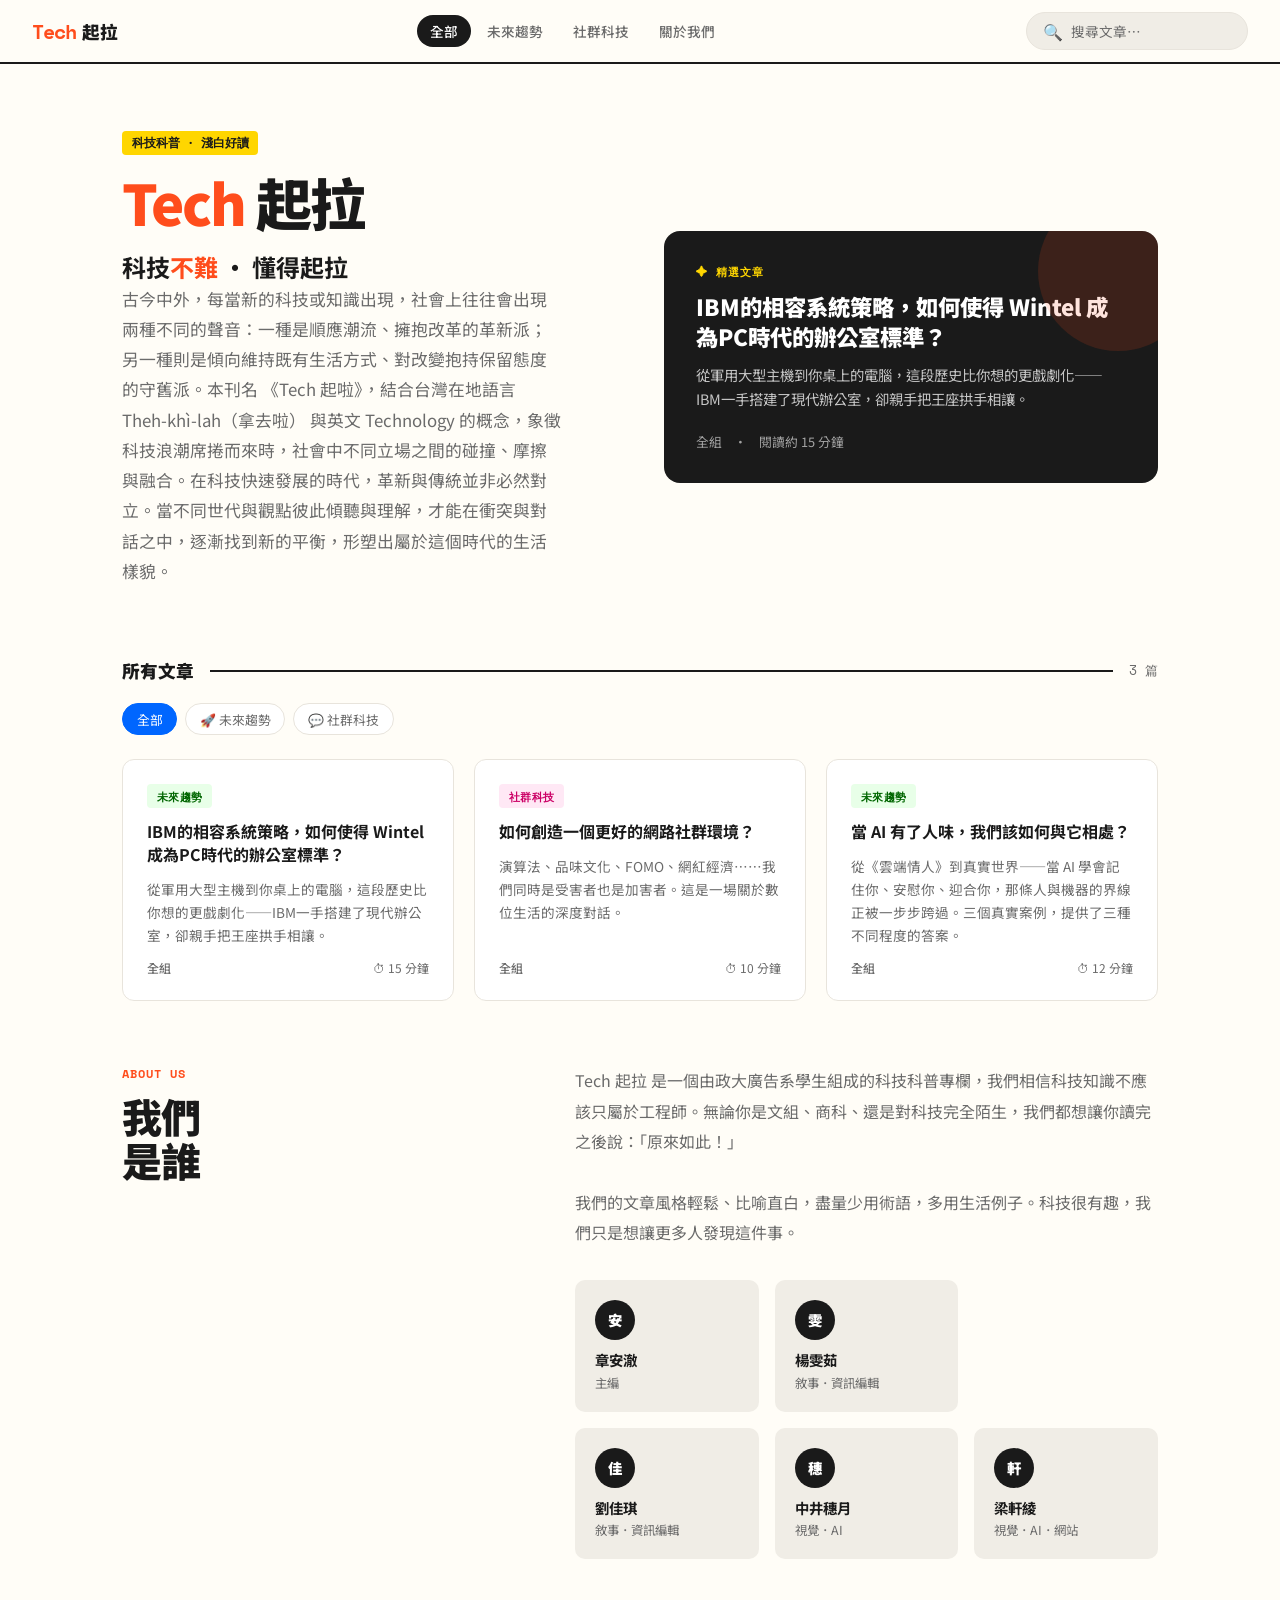
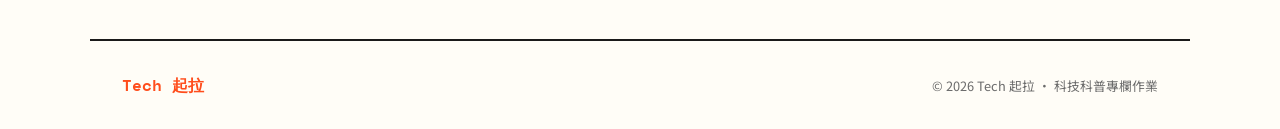
<file: index.html>
<!DOCTYPE html>
<html lang="zh-TW">
<head>
  <meta charset="UTF-8">
  <meta name="viewport" content="width=device-width, initial-scale=1.0">
  <title>Tech 起拉 — 科技科普專欄</title>
  <link rel="preconnect" href="https://fonts.googleapis.com">
  <link href="https://fonts.googleapis.com/css2?family=Noto+Sans+TC:wght@400;500;700;900&family=Space+Mono:wght@400;700&display=swap" rel="stylesheet">
  <link rel="stylesheet" href="style.css">
</head>
<body>

<!-- HEADER -->
<header>
  <a class="logo" href="#" onclick="scrollToTop()">
    <span class="logo-tech">Tech</span>
    <span class="logo-zh">起拉</span>
  </a>
  <nav>
    <button class="active" onclick="filterCategory('all', this)">全部</button>
    <button onclick="filterCategory('未來趨勢', this)">未來趨勢</button>
    <button onclick="filterCategory('社群科技', this)">社群科技</button>
    <button onclick="scrollToAbout()">關於我們</button>
  </nav>
  <div class="header-search">
    <span class="search-icon">🔍</span>
    <input type="text" id="searchInput" placeholder="搜尋文章…" oninput="handleSearch()">
  </div>
</header>

<!-- HERO -->
<section class="hero">
  <div class="hero-text fade-in">
    <span class="hero-eyebrow">科技科普 · 淺白好讀</span>
    <h1><span>Tech</span> 起拉</h1>
    <h2>科技<span>不難</span> · 懂得起拉</h2>
    <p class="hero-desc">古今中外，每當新的科技或知識出現，社會上往往會出現兩種不同的聲音：一種是順應潮流、擁抱改革的革新派；另一種則是傾向維持既有生活方式、對改變抱持保留態度的守舊派。本刊名 《Tech 起啦》，結合台灣在地語言 Theh-khì-lah（拿去啦） 與英文 Technology 的概念，象徵科技浪潮席捲而來時，社會中不同立場之間的碰撞、摩擦與融合。在科技快速發展的時代，革新與傳統並非必然對立。當不同世代與觀點彼此傾聽與理解，才能在衝突與對話之中，逐漸找到新的平衡，形塑出屬於這個時代的生活樣貌。</p>
  </div>
  <div class="hero-featured fade-in" style="animation-delay:0.15s" onclick="openModal(0)">
    <div class="featured-tag">✦ 精選文章</div>
    <h2>IBM的相容系統策略，如何使得 Wintel 成為PC時代的辦公室標準？</h2>
    <p>從軍用大型主機到你桌上的電腦，這段歷史比你想的更戲劇化——IBM一手搭建了現代辦公室，卻親手把王座拱手相讓。</p>
    <div class="featured-meta">
      <span>全組</span>
      <span>·</span>
      <span>閱讀約 15 分鐘</span>
    </div>
  </div>
</section>

<!-- ARTICLES SECTION -->
<div class="section-divider">
  <h3>所有文章</h3>
  <div class="divider-line"></div>
  <span id="article-count" style="font-family:'Space Mono',monospace;font-size:0.8rem;color:var(--ink-light)"></span>
</div>

<div class="tags-bar" id="tagsBar">
  <button class="tag-btn active" onclick="filterTag('全部', this)">全部</button>
  <button class="tag-btn" onclick="filterTag('未來趨勢', this)">🚀 未來趨勢</button>
  <button class="tag-btn" onclick="filterTag('社群科技', this)">💬 社群科技</button>
</div>

<div class="articles-grid" id="articlesGrid"></div>

<!-- ABOUT SECTION -->
<section class="about-section" id="aboutSection">
  <div class="about-sticky">
    <div class="about-label">ABOUT US</div>
    <h2 class="about-title">我們<br>是誰</h2>
  </div>
  <div class="about-content">
    <p class="about-desc">
      Tech 起拉 是一個由政大廣告系學生組成的科技科普專欄，我們相信科技知識不應該只屬於工程師。無論你是文組、商科、還是對科技完全陌生，我們都想讓你讀完之後說：「原來如此！」
      <br><br>
      我們的文章風格輕鬆、比喻直白，盡量少用術語，多用生活例子。科技很有趣，我們只是想讓更多人發現這件事。
    </p>
    <div class="team-grid" id="teamGrid"></div>
  </div>
</section>

<footer>
  <div class="footer-logo">Tech 起拉</div>
  <div class="footer-note">© 2026 Tech 起拉 · 科技科普專欄作業</div>
</footer>

<!-- MODAL -->
<div class="modal-overlay" id="modalOverlay" onclick="closeModalOnOverlay(event)">
  <div class="modal" id="modalContent">
    <div class="modal-tab-bar" id="modalTabBar"></div>
    <div class="modal-scroll">
      <div class="modal-category" id="modalCategory"></div>
      <h2 class="modal-title" id="modalTitle"></h2>
      <div id="modalMeta"></div>
      <div id="modalBody"></div>
    </div>
  </div>
</div>

<script src="script.js"></script>
</body>
</html>
</file>
<file: style.css>
:root {
  --bg: #FFFDF7;
  --ink: #1A1A1A;
  --ink-light: #6B6B6B;
  --accent: #FF4D1C;
  --accent2: #0066FF;
  --accent3: #FFD600;
  --card-bg: #FFFFFF;
  --border: #E8E4DC;
  --tag-bg: #F0EDE6;
}

* { margin: 0; padding: 0; box-sizing: border-box; }

body {
  font-family: 'Noto Sans TC', sans-serif;
  background: var(--bg);
  color: var(--ink);
  overflow-x: hidden;
}

/* ── HEADER ── */
header {
  position: sticky;
  top: 0;
  z-index: 100;
  background: var(--bg);
  border-bottom: 2px solid var(--ink);
  padding: 0 2rem;
  display: flex;
  align-items: center;
  justify-content: space-between;
  height: 64px;
}

.logo {
  display: flex;
  align-items: baseline;
  gap: 0.4rem;
  text-decoration: none;
}
.logo-tech {
  font-family: 'Space Mono', monospace;
  font-size: 1.25rem;
  font-weight: 700;
  color: var(--accent);
  letter-spacing: -1px;
}
.logo-zh {
  font-size: 1.1rem;
  font-weight: 900;
  color: var(--ink);
}

nav { display: flex; gap: 0.25rem; }
nav button {
  background: none;
  border: none;
  padding: 0.4rem 0.8rem;
  font-family: 'Noto Sans TC', sans-serif;
  font-size: 0.85rem;
  font-weight: 500;
  color: var(--ink-light);
  cursor: pointer;
  border-radius: 20px;
  transition: all 0.2s;
}
nav button:hover, nav button.active {
  background: var(--ink);
  color: white;
}

.header-search {
  display: flex;
  align-items: center;
  gap: 0.5rem;
  background: var(--tag-bg);
  border: 1.5px solid var(--border);
  border-radius: 24px;
  padding: 0.4rem 1rem;
  transition: border-color 0.2s;
}
.header-search:focus-within { border-color: var(--accent2); }
.header-search input {
  background: none;
  border: none;
  outline: none;
  font-family: 'Noto Sans TC', sans-serif;
  font-size: 0.85rem;
  color: var(--ink);
  width: 160px;
}
.header-search input::placeholder { color: var(--ink-light); }
.search-icon { color: var(--ink-light); font-size: 1rem; }

/* ── HERO ── */
.hero {
  padding: 4rem 2rem 2rem;
  max-width: 1100px;
  margin: 0 auto;
  display: grid;
  grid-template-columns: 1fr 1fr;
  gap: 3rem;
  align-items: center;
}

.hero-eyebrow {
  display: inline-block;
  font-family: 'Space Mono', monospace;
  font-size: 0.75rem;
  background: var(--accent3);
  color: var(--ink);
  padding: 0.2rem 0.6rem;
  border-radius: 4px;
  margin-bottom: 1rem;
  font-weight: 700;
}
.hero h1 {
  font-size: clamp(2.2rem, 5vw, 3.5rem);
  font-weight: 900;
  line-height: 1.1;
  letter-spacing: -2px;
  margin-bottom: 1rem;
}
.hero h1 span { color: var(--accent); }
.hero h2 span { color: var(--accent); }
.hero-desc {
  font-size: 1.05rem;
  line-height: 1.8;
  color: var(--ink-light);
  max-width: 440px;
}

.hero-featured {
  background: var(--ink);
  border-radius: 16px;
  padding: 2rem;
  color: white;
  position: relative;
  overflow: hidden;
  cursor: pointer;
  transition: transform 0.3s;
}
.hero-featured:hover { transform: translateY(-4px); }
.hero-featured::before {
  content: '';
  position: absolute;
  top: -40px; right: -40px;
  width: 160px; height: 160px;
  background: var(--accent);
  border-radius: 50%;
  opacity: 0.15;
}
.featured-tag {
  font-family: 'Space Mono', monospace;
  font-size: 0.7rem;
  color: var(--accent3);
  font-weight: 700;
  letter-spacing: 1px;
  margin-bottom: 0.75rem;
}
.hero-featured h2 {
  font-size: 1.4rem;
  font-weight: 900;
  line-height: 1.3;
  margin-bottom: 0.75rem;
}
.hero-featured p {
  font-size: 0.9rem;
  line-height: 1.7;
  opacity: 0.75;
  margin-bottom: 1.25rem;
}
.featured-meta {
  display: flex;
  align-items: center;
  gap: 0.75rem;
  font-size: 0.8rem;
  opacity: 0.6;
}

/* ── DIVIDER ── */
.section-divider {
  max-width: 1100px;
  margin: 2.5rem auto 0;
  padding: 0 2rem;
  display: flex;
  align-items: center;
  gap: 1rem;
}
.section-divider h3 {
  font-size: 1.1rem;
  font-weight: 900;
  white-space: nowrap;
}
.divider-line {
  flex: 1;
  height: 2px;
  background: var(--ink);
}

/* ── TAGS FILTER ── */
.tags-bar {
  max-width: 1100px;
  margin: 1.25rem auto 0;
  padding: 0 2rem;
  display: flex;
  flex-wrap: wrap;
  gap: 0.5rem;
  align-items: center;
}
.tag-btn {
  border: 1.5px solid var(--border);
  background: white;
  padding: 0.35rem 0.85rem;
  border-radius: 20px;
  font-family: 'Noto Sans TC', sans-serif;
  font-size: 0.8rem;
  color: var(--ink-light);
  cursor: pointer;
  transition: all 0.2s;
}
.tag-btn:hover { border-color: var(--accent2); color: var(--accent2); }
.tag-btn.active {
  background: var(--accent2);
  border-color: var(--accent2);
  color: white;
}

/* ── ARTICLE GRID ── */
.articles-grid {
  max-width: 1100px;
  margin: 1.5rem auto 0;
  padding: 0 2rem;
  display: grid;
  grid-template-columns: repeat(3, 1fr);
  gap: 1.25rem;
}

.article-card {
  background: var(--card-bg);
  border: 1.5px solid var(--border);
  border-radius: 12px;
  padding: 1.5rem;
  cursor: pointer;
  transition: all 0.25s;
  display: flex;
  flex-direction: column;
  gap: 0.75rem;
  position: relative;
  overflow: hidden;
}
.article-card::after {
  content: '';
  position: absolute;
  bottom: 0; left: 0; right: 0;
  height: 3px;
  background: var(--accent);
  transform: scaleX(0);
  transition: transform 0.25s;
  transform-origin: left;
}
.article-card:hover {
  border-color: var(--ink);
  transform: translateY(-3px);
  box-shadow: 4px 4px 0 var(--ink);
}
.article-card:hover::after { transform: scaleX(1); }

.card-category {
  font-family: 'Space Mono', monospace;
  font-size: 0.7rem;
  font-weight: 700;
  letter-spacing: 0.5px;
  padding: 0.2rem 0.6rem;
  border-radius: 4px;
  display: inline-block;
  width: fit-content;
}
.cat-ai { background: #E8F0FF; color: var(--accent2); }
.cat-life { background: #FFF0E8; color: #E05C00; }
.cat-future { background: #E8FFE8; color: #006600; }
.cat-data { background: #F8E8FF; color: #6600CC; }
.cat-device { background: #FFFFE8; color: #666600; }

.card-title {
  font-size: 1rem;
  font-weight: 700;
  line-height: 1.45;
  color: var(--ink);
}
.card-excerpt {
  font-size: 0.85rem;
  line-height: 1.7;
  color: var(--ink-light);
  flex: 1;
}
.card-footer {
  display: flex;
  justify-content: space-between;
  align-items: center;
  font-size: 0.75rem;
  color: var(--ink-light);
  margin-top: auto;
}
.card-author { font-weight: 500; }
.card-read {
  display: flex;
  align-items: center;
  gap: 0.25rem;
}

/* ── ABOUT SECTION ── */
.about-section {
  max-width: 1100px;
  margin: 4rem auto 0;
  padding: 0 2rem;
  display: grid;
  grid-template-columns: 1fr 1.5fr;
  gap: 4rem;
  align-items: start;
}
.about-sticky { position: static; }
.about-label {
  font-family: 'Space Mono', monospace;
  font-size: 0.75rem;
  font-weight: 700;
  color: var(--accent);
  letter-spacing: 1px;
  margin-bottom: 0.75rem;
}
.about-title {
  font-size: 2.5rem;
  font-weight: 900;
  line-height: 1.1;
  letter-spacing: -1.5px;
}
.about-desc {
  font-size: 1rem;
  line-height: 1.9;
  color: var(--ink-light);
  margin-bottom: 2rem;
}
.team-grid {
  display: grid;
  grid-template-columns: repeat(3, 1fr);
  gap: 1rem;
}
.team-grid .team-card:nth-child(3) { grid-column: 1 / 2; }
.team-grid .team-card:nth-child(4),
.team-grid .team-card:nth-child(5) { grid-column: auto; }

.team-card {
  background: var(--tag-bg);
  border-radius: 10px;
  padding: 1.25rem;
}
.team-avatar {
  width: 40px; height: 40px;
  border-radius: 50%;
  background: var(--ink);
  color: white;
  display: flex; align-items: center; justify-content: center;
  font-weight: 900; font-size: 0.9rem;
  margin-bottom: 0.6rem;
}
.team-name { font-weight: 700; font-size: 0.9rem; margin-bottom: 0.2rem; }
.team-role { font-size: 0.78rem; color: var(--ink-light); }

/* ── FOOTER ── */
footer {
  margin-top: 5rem;
  padding: 2rem;
  border-top: 2px solid var(--ink);
  display: flex;
  justify-content: space-between;
  align-items: center;
  max-width: 1100px;
  margin-left: auto;
  margin-right: auto;
}
.footer-logo {
  font-family: 'Space Mono', monospace;
  font-weight: 700;
  font-size: 1rem;
  color: var(--accent);
}
.footer-note { font-size: 0.8rem; color: var(--ink-light); }

/* ── MODAL ── */
.modal-overlay {
  display: none;
  position: fixed; inset: 0;
  background: rgba(0,0,0,0.5);
  z-index: 200;
  backdrop-filter: blur(4px);
  align-items: center;
  justify-content: center;
  padding: 2rem;
}
.modal-overlay.open { display: flex; }
.modal {
  background: var(--bg);
  border-radius: 16px;
  max-width: 900px;
  width: 100%;
  position: relative;
  animation: slideUp 0.3s ease;
  display: flex;
  flex-direction: column;
  height: 88vh;
  overflow: hidden;
}
@keyframes slideUp {
  from { opacity: 0; transform: translateY(20px); }
  to { opacity: 1; transform: translateY(0); }
}

.modal-category { margin-bottom: 0.75rem; }
.modal-title {
  font-size: 1.8rem;
  font-weight: 900;
  line-height: 1.25;
  margin-bottom: 0.75rem;
  letter-spacing: -0.5px;
}
.modal-meta-row {
  font-size: 0.8rem;
  color: var(--ink-light);
  display: flex;
  gap: 1rem;
  margin-bottom: 0;
}
.modal-meta {
  font-size: 0.8rem;
  color: var(--ink-light);
}
.modal-scroll {
  overflow-y: auto;
  flex: 1;
  padding: 1.5rem 2.5rem 2.5rem;
}
.modal-scroll p { margin-bottom: 1rem; }
.modal-body {
  font-size: 0.95rem;
  line-height: 1.9;
  color: #333;
}
.modal-body p { margin-bottom: 1rem; }

/* ARTICLE TABS — sticky inside scroll area */
.article-tabs {
  display: flex;
  gap: 0.5rem;
  flex-wrap: wrap;
  position: sticky;
  top: 0;
  background: var(--bg);
  z-index: 10;
  padding: 1rem 0 0.75rem;
  border-bottom: 1.5px solid var(--border);
  margin-bottom: 1.5rem;
}
.tab-btn {
  background: none;
  border: 1.5px solid var(--border);
  border-radius: 20px;
  padding: 0.4rem 1rem;
  font-family: 'Noto Sans TC', sans-serif;
  font-size: 0.82rem;
  font-weight: 500;
  color: var(--ink-light);
  cursor: pointer;
  transition: all 0.2s;
}
.tab-btn:hover {
  background: var(--ink);
  border-color: var(--ink);
  color: white;
}

/* ARTICLE SECTIONS */
.article-section { margin-bottom: 2rem; font-size: 0.95rem; line-height: 1.9; color: #333; }
.article-section p { margin-bottom: 1rem; }
.article-section-title {
  font-size: 1.3rem;
  font-weight: 900;
  letter-spacing: -0.5px;
  margin-bottom: 1.25rem;
  padding-bottom: 0.5rem;
  border-bottom: 2px solid var(--accent);
  color: var(--ink);
}
.article-divider {
  border: none;
  border-top: 1.5px dashed var(--border);
  margin: 2rem 0;
}
.article-h3 {
  font-size: 1.05rem;
  font-weight: 900;
  margin: 1.75rem 0 0.75rem;
  color: var(--ink);
}
.article-quote {
  border-left: 3px solid var(--accent);
  padding: 0.75rem 1.25rem;
  margin: 1.25rem 0;
  background: var(--tag-bg);
  border-radius: 0 8px 8px 0;
  font-size: 0.95rem;
  line-height: 1.8;
  color: var(--ink);
}
.article-infobox {
  background: #E8F0FF;
  border-radius: 10px;
  padding: 1.25rem 1.5rem;
  margin: 1.25rem 0;
  font-size: 0.88rem;
  line-height: 1.8;
  color: #1a1a4a;
}
.infobox-title {
  font-weight: 900;
  font-size: 0.9rem;
  margin-bottom: 0.5rem;
}
.article-video {
  margin: 1.25rem 0;
  border-radius: 10px;
  overflow: hidden;
}
.article-table-wrap {
  margin: 1.25rem 0;
  overflow-x: auto;
}
.article-table {
  width: 100%;
  border-collapse: collapse;
  font-size: 0.88rem;
}
.article-table th {
  background: var(--ink);
  color: white;
  padding: 0.65rem 1rem;
  text-align: left;
  font-weight: 700;
}
.article-table td {
  padding: 0.65rem 1rem;
  border-bottom: 1px solid var(--border);
  vertical-align: top;
  line-height: 1.7;
}
.article-table tr:nth-child(even) td { background: var(--tag-bg); }
.table-caption {
  font-size: 0.78rem;
  color: var(--ink-light);
  margin-top: 0.5rem;
}

/* ── NO RESULTS ── */
.no-results {
  grid-column: 1/-1;
  text-align: center;
  padding: 4rem 2rem;
  color: var(--ink-light);
}
.no-results .emoji { font-size: 3rem; margin-bottom: 1rem; }

/* ── ANIMATIONS ── */
.fade-in {
  opacity: 0;
  transform: translateY(16px);
  animation: fadeIn 0.5s ease forwards;
}
@keyframes fadeIn {
  to { opacity: 1; transform: translateY(0); }
}

@media (max-width: 768px) {
  /* 原本的手機設定... */
  .hero { grid-template-columns: 1fr; gap: 2rem; }
  .articles-grid { grid-template-columns: 1fr; }
  .about-section { grid-template-columns: 1fr; gap: 2rem; }
  .team-grid { grid-template-columns: 1fr 1fr; }
  nav { display: none; }
  footer { flex-direction: column; gap: 0.5rem; text-align: center; }
  .header-search input { width: 92%; }

  /* 手機版 modal */
  .modal {
    height: 90vh;
    width: 92%;
    border-radius: 16px;
    align-self: center;
  }
  .modal-overlay {
    align-items: center;
    padding: 0;
  }
  .modal-scroll {
    padding: 1.5rem 1.25rem 2.5rem;
  }
  .article-tabs {
    padding: 0.75rem 0 0.75rem;
    margin-top: 0;
  }
}

.modal-tab-bar {
  display: none;
  flex-wrap: wrap;
  gap: 0.5rem;
  padding: 0.75rem 2.5rem;
  border-bottom: 1.5px solid var(--border);
  background: var(--bg);
  flex-shrink: 0;
}
.modal-tab-bar.has-tabs { display: flex; }
/* ── IG PROFILE ── */
.cat-social { background: #FFE8F5; color: #CC0066; }

.ig-profile-header {
  display: flex;
  align-items: flex-start;
  gap: 2rem;
  padding: 1.5rem 0;
  border-bottom: 1.5px solid var(--border);
  margin-bottom: 0;
}
.ig-avatar {
  width: 80px; height: 80px;
  border-radius: 50%;
  background: linear-gradient(45deg, var(--accent), var(--accent3));
  display: flex; align-items: center; justify-content: center;
  font-size: 2rem;
  flex-shrink: 0;
  border: 3px solid white;
}
.ig-profile-info { flex: 1; }
.ig-username {
  font-size: 1.1rem;
  font-weight: 400;
  margin-bottom: 0.75rem;
  color: var(--ink);
}
.ig-display-name {
  font-size: 0.88rem;
  font-weight: 700;
  color: var(--ink);
  margin-bottom: 0.2rem;
}
.ig-bio { font-size: 0.85rem; color: var(--ink); line-height: 1.6; }
.ig-stats {
  display: flex;
  gap: 2rem;
  margin-bottom: 0.75rem;
}
.ig-stat {
  font-size: 0.88rem;
  color: var(--ink);
  display: flex;
  gap: 0.3rem;
  align-items: baseline;
}
.ig-stat strong { font-weight: 700; }
.ig-stat span { color: var(--ink); }

.ig-grid-tabs {
  display: flex;
  border-top: 1px solid var(--border);
  margin-bottom: 0;
}
.ig-grid-tab {
  flex: 1;
  text-align: center;
  padding: 0.75rem;
  font-size: 1.2rem;
  cursor: pointer;
  color: var(--ink-light);
  border-top: 2px solid transparent;
  transition: all 0.2s;
}
.ig-grid-tab.active {
  color: var(--ink);
  border-top-color: var(--ink);
}

.ig-grid {
  display: grid;
  grid-template-columns: repeat(3, 1fr);
  gap: 3px;
}
.ig-grid-item {
  aspect-ratio: 1;
  background: var(--tag-bg);
  cursor: pointer;
  overflow: hidden;
  transition: opacity 0.2s;
}
.ig-grid-item:hover { opacity: 0.8; }
.ig-grid-item img { width: 100%; height: 100%; object-fit: cover; display: block; }
.ig-grid-placeholder {
  width: 100%; height: 100%;
  display: flex; flex-direction: column;
  align-items: center; justify-content: center;
  gap: 0.4rem; padding: 0.75rem; text-align: center;
}
.ig-grid-placeholder span { font-size: 0.7rem; color: var(--ink-light); line-height: 1.3; display: -webkit-box; -webkit-line-clamp: 3; -webkit-box-orient: vertical; overflow: hidden; }
.ig-grid-num { font-family: 'Space Mono', monospace; font-size: 0.65rem; color: var(--border); font-weight: 700; }

.ig-post-overlay {
  display: none;
  position: fixed; inset: 0;
  background: rgba(0,0,0,0.8);
  z-index: 300;
  align-items: center; justify-content: center;
  padding: 2rem;
}
.ig-post-overlay.open { display: flex; }
.ig-post {
  background: var(--bg);
  border-radius: 12px;
  max-width: 1100px;
  width: 100%;
  max-height: 90vh;
  display: grid;
  grid-template-columns: 1fr 1fr;
  overflow: hidden;
  animation: slideUp 0.3s ease;
}
.ig-post-images {
  background: #000;
  /* top: 13%; */
  top: 50%;
  transform: translateY(-50%);
  position: relative;
  aspect-ratio: 1;
  overflow: hidden;
}
.ig-post-img-track {
  position: absolute;
  top: 0; left: 0;
  width: 100%;
  height: 100%;
  display: flex;
  transition: transform 0.35s ease;
}
.ig-post-img-slide {
  min-width: 100%;
  height: 100%;
  background: #000;
  display: flex;
  align-items: center;
  justify-content: center;
  flex-shrink: 0;
}
.ig-post-img-slide img {
  max-width: 100%;
  max-height: 100%;
  width: auto;
  height: auto;
  display: block;
  object-fit: contain;
}
.ig-post-nav {
  position: absolute; top: 50%; transform: translateY(-50%);
  background: rgba(255,255,255,0.8); border: none; border-radius: 50%;
  width: 32px; height: 32px;
  display: flex; align-items: center; justify-content: center;
  cursor: pointer; font-size: 0.9rem; z-index: 2;
}
.ig-post-nav.prev { left: 0.75rem; }
.ig-post-nav.next { right: 0.75rem; }
.ig-post-dots { position: absolute; bottom: 0.75rem; left: 50%; transform: translateX(-50%); display: flex; gap: 4px; }
.ig-post-dot { width: 6px; height: 6px; border-radius: 50%; background: rgba(255,255,255,0.5); cursor: pointer; }
.ig-post-dot.active { background: white; }
.ig-post-content { display: flex; flex-direction: column; overflow: hidden; }
.ig-post-header {
  display: flex; align-items: center; justify-content: space-between;
  padding: 1rem 1.25rem; border-bottom: 1px solid var(--border); flex-shrink: 0;
}
.ig-post-user { display: flex; align-items: center; gap: 0.6rem; }
.ig-post-avatar {
  width: 32px; height: 32px; border-radius: 50%;
  background: linear-gradient(45deg, var(--accent), var(--accent3));
  display: flex; align-items: center; justify-content: center;
  font-size: 0.75rem; font-weight: 700; color: white;
}
.ig-post-username { font-size: 0.85rem; font-weight: 700; }
.ig-post-close { background: none; border: none; font-size: 1.2rem; cursor: pointer; color: var(--ink-light); padding: 0.25rem; }
.ig-post-body { flex: 1; overflow-y: auto; padding: 1rem 1.25rem; }
.ig-post-title { font-size: 1rem; font-weight: 900; margin-bottom: 0.75rem; line-height: 1.4; color: var(--ink); }
.ig-post-author { font-size: 0.78rem; color: var(--ink-light); margin-bottom: 1rem; }
.ig-post-caption { font-size: 0.88rem; line-height: 1.8; color: #333; white-space: pre-line; }

@media (max-width: 768px) {
  .ig-post { grid-template-columns: 1fr; grid-template-rows: auto 1fr; max-height: 90vh; overflow-y: auto; }
  .ig-post-overlay { padding: 1rem; }
  .ig-profile-header { gap: 1.25rem; }
  .ig-avatar { width: 64px; height: 64px; font-size: 1.5rem; }
  .ig-stats { gap: 1rem; }
}
@media (max-width: 1024px) and (orientation: portrait) {
  .ig-post { grid-template-columns: 1fr; grid-template-rows: auto 1fr; }
}
</file>
